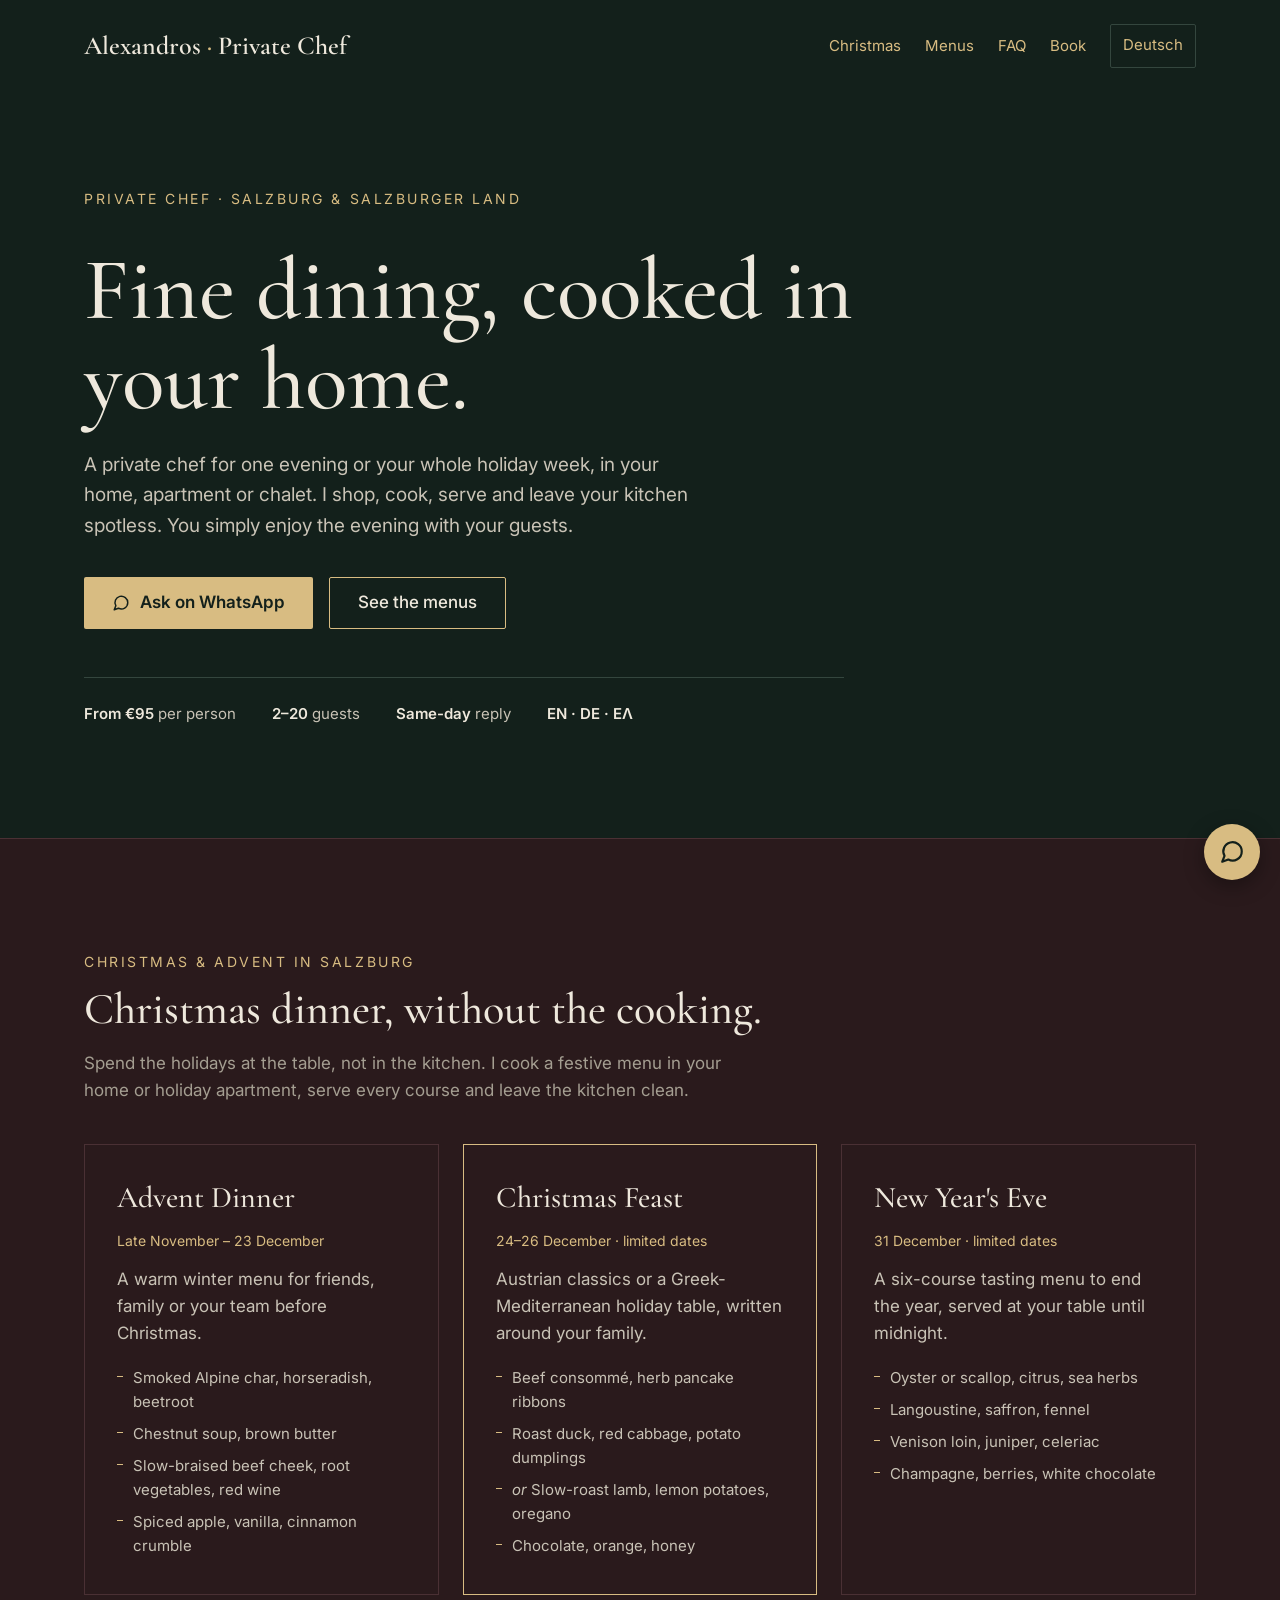
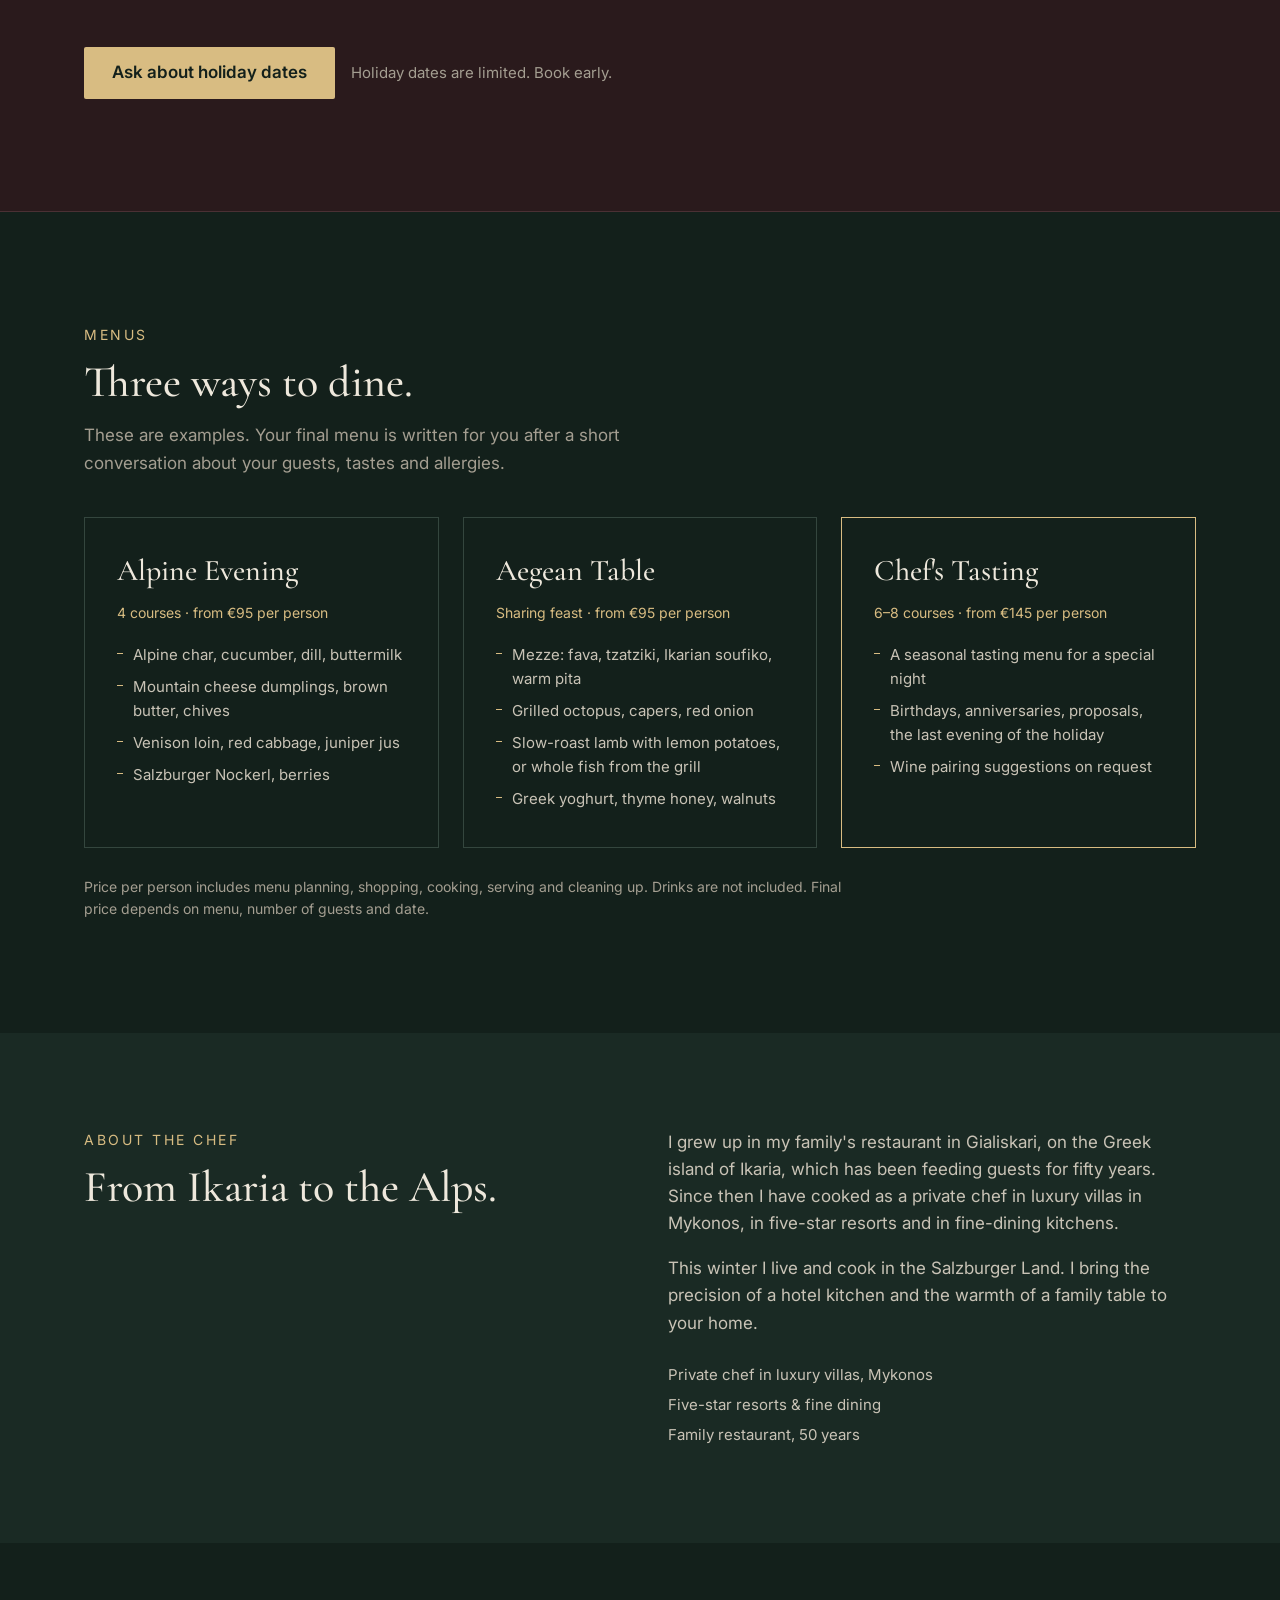
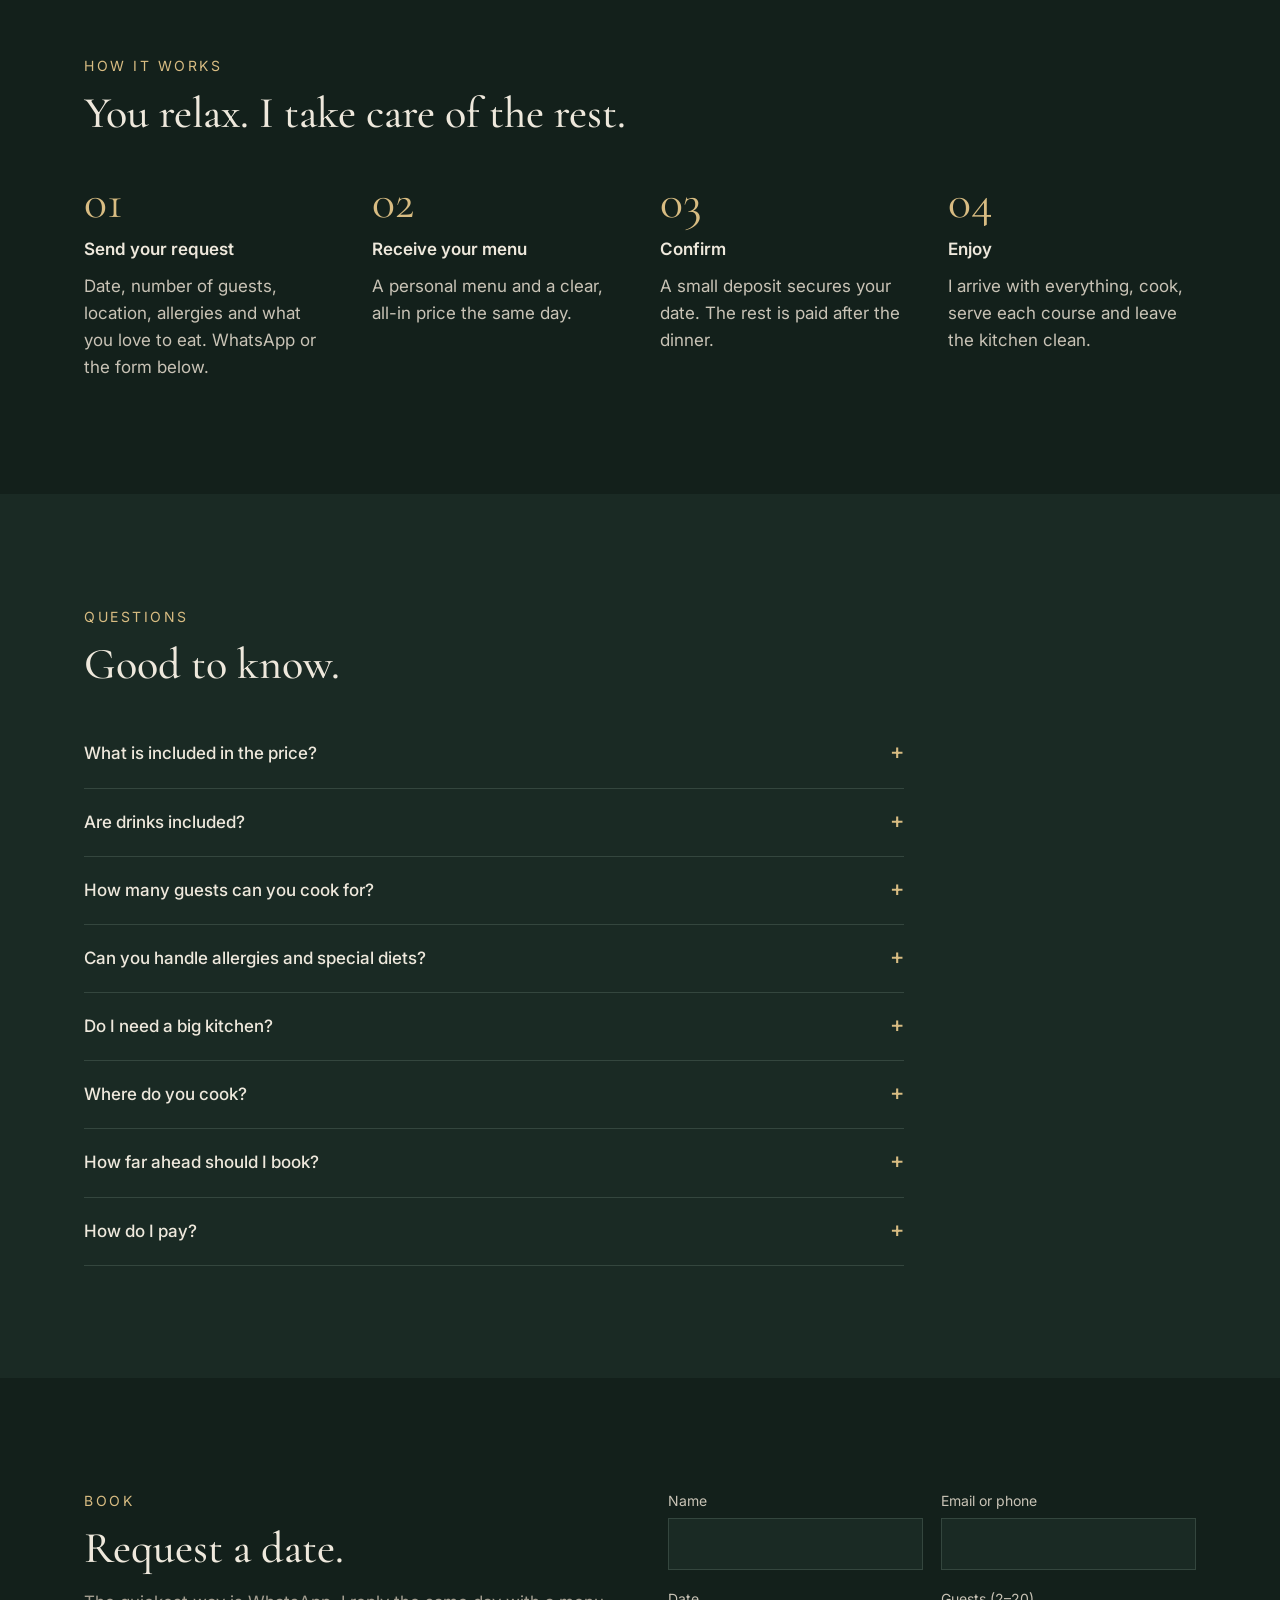
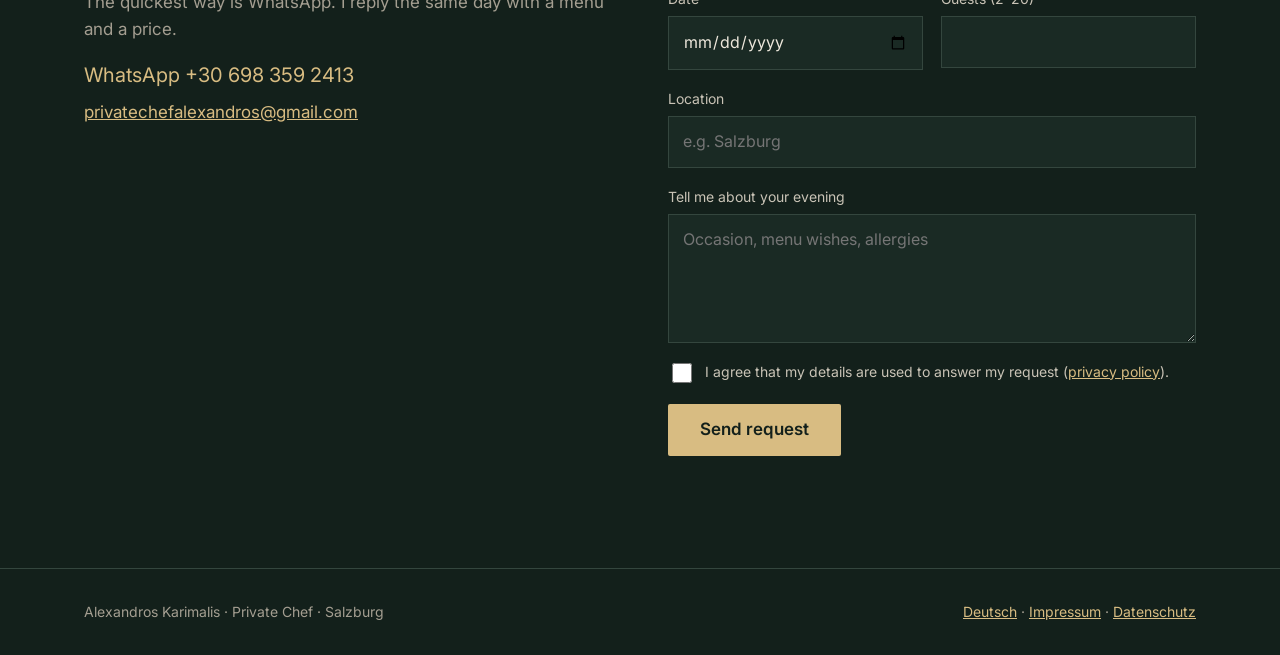
<file: index.html>
<!doctype html>
<html lang="en">
<head>
<meta charset="utf-8">
<meta name="viewport" content="width=device-width, initial-scale=1">
<meta name="google-site-verification" content="vlppW9j_50CU853IlLBUPdqNKEkQC6MRv1NtnyYJ4Ro" />
<title>Private Chef Salzburg · Alexandros – dinner at your home or chalet</title>
<meta name="description" content="Private chef in Salzburg and the Salzburger Land. Christmas, Advent and New Year's Eve dinners, tasting menus and family feasts cooked in your home or chalet. 2–20 guests, from €95 per person.">
<link rel="canonical" href="https://karimalisal9-sudo.github.io/privatechef/">
<link rel="alternate" hreflang="en" href="https://karimalisal9-sudo.github.io/privatechef/">
<link rel="alternate" hreflang="de" href="https://karimalisal9-sudo.github.io/privatechef/de.html">
<link rel="alternate" hreflang="x-default" href="https://karimalisal9-sudo.github.io/privatechef/">
<meta property="og:type" content="website">
<meta property="og:site_name" content="Private Chef Alexandros">
<meta name="application-name" content="Private Chef Alexandros">
<meta name="apple-mobile-web-app-title" content="Private Chef Alexandros">
<meta property="og:title" content="Private Chef Alexandros · Salzburg">
<meta property="og:description" content="Fine dining cooked in your home or chalet. Christmas, Advent & New Year's Eve dinners in Salzburg.">
<meta property="og:url" content="https://karimalisal9-sudo.github.io/privatechef/">
<meta property="og:image" content="https://karimalisal9-sudo.github.io/privatechef/og-image.jpg">
<meta name="twitter:card" content="summary_large_image">
<link rel="icon" href="favicon.svg" type="image/svg+xml">
<link rel="preconnect" href="https://fonts.googleapis.com">
<link rel="preconnect" href="https://fonts.gstatic.com" crossorigin>
<link href="https://fonts.googleapis.com/css2?family=Cormorant+Garamond:ital,wght@0,500;0,600;1,500&family=Inter:wght@400;500;600&display=swap" rel="stylesheet">
<link rel="stylesheet" href="style.css">
<script type="application/ld+json">
{"@context":"https://schema.org","@type":"WebSite","name":"Private Chef Alexandros","alternateName":["Private Chef Salzburg","Privatkoch Alexandros"],"url":"https://karimalisal9-sudo.github.io/privatechef/","inLanguage":"en"}
</script>
<script type="application/ld+json">
{"@context":"https://schema.org","@type":"FoodEstablishment","name":"Private Chef Alexandros","description":"Private chef for dinners at home, in apartments and chalets in Salzburg and the Salzburger Land.","url":"https://karimalisal9-sudo.github.io/privatechef/","telephone":"+306983592413","email":"privatechefalexandros@gmail.com","priceRange":"from €95 per person","servesCuisine":["Austrian","Alpine","Greek","Mediterranean","Fine dining"],"areaServed":[{"@type":"City","name":"Salzburg"},{"@type":"AdministrativeArea","name":"Salzburger Land"}],"founder":{"@type":"Person","name":"Alexandros Karimalis","jobTitle":"Private Chef"},"image":"https://karimalisal9-sudo.github.io/privatechef/og-image.jpg"}
</script>
<script type="application/ld+json">
{"@context": "https://schema.org", "@type": "FAQPage", "mainEntity": [{"@type": "Question", "name": "What is included in the price?", "acceptedAnswer": {"@type": "Answer", "text": "Menu planning, shopping for fresh ingredients, cooking in your kitchen, serving every course and cleaning the kitchen afterwards. You don't need to buy or prepare anything."}}, {"@type": "Question", "name": "Are drinks included?", "acceptedAnswer": {"@type": "Answer", "text": "No. You choose your own wine and drinks. I'm happy to suggest pairings for your menu."}}, {"@type": "Question", "name": "How many guests can you cook for?", "acceptedAnswer": {"@type": "Answer", "text": "From 2 to 20 guests, as a seated dinner or a sharing-style feast."}}, {"@type": "Question", "name": "Can you handle allergies and special diets?", "acceptedAnswer": {"@type": "Answer", "text": "Yes. Vegetarian, vegan, gluten-free, lactose-free and allergies are planned into the menu from the start. Just tell me when you send your request."}}, {"@type": "Question", "name": "Do I need a big kitchen?", "acceptedAnswer": {"@type": "Answer", "text": "No. A normal home or apartment kitchen with an oven and a stove is enough. I bring the special tools I need."}}, {"@type": "Question", "name": "Where do you cook?", "acceptedAnswer": {"@type": "Answer", "text": "In the city of Salzburg and the Salzburger Land: homes, holiday apartments and chalets. Ask me about other places nearby."}}, {"@type": "Question", "name": "How far ahead should I book?", "acceptedAnswer": {"@type": "Answer", "text": "One to two weeks is ideal. For Christmas and New Year's Eve, book as early as possible because dates are limited. Last-minute requests are welcome, just ask."}}, {"@type": "Question", "name": "How do I pay?", "acceptedAnswer": {"@type": "Answer", "text": "A deposit confirms your date. The rest is paid after the dinner by bank transfer or cash."}}]}
</script>
</head>
<body>

<header class="wrap top">
  <a class="logo" href="./">Alexandros <span>·</span> Private Chef</a>
  <nav aria-label="Main">
    <a href="#christmas">Christmas</a>
    <a href="#menus">Menus</a>
    <a href="#faq">FAQ</a>
    <a href="#book">Book</a>
    <a class="lang" href="de.html" hreflang="de" lang="de">Deutsch</a>
  </nav>
</header>

<main>
<section class="wrap hero">
  <p class="eyebrow">Private chef · Salzburg &amp; Salzburger Land</p>
  <h1>Fine dining, cooked in your home.</h1>
  <p class="lead">A private chef for one evening or your whole holiday week, in your home, apartment or chalet. I shop, cook, serve and leave your kitchen spotless. You simply enjoy the evening with your guests.</p>
  <div class="actions">
    <a class="btn" href="https://wa.me/306983592413?text=Hello%20Alexandros%2C%20I%27d%20like%20to%20ask%20about%20a%20private%20dinner">
      <svg aria-hidden="true" width="18" height="18" viewBox="0 0 24 24" fill="none" stroke="currentColor" stroke-width="2" stroke-linecap="round" stroke-linejoin="round"><path d="M21 11.5a8.4 8.4 0 0 1-12.4 7.4L3 21l2.1-5.4A8.5 8.5 0 1 1 21 11.5z"/></svg>
      Ask on WhatsApp</a>
    <a class="btn ghost" href="#menus">See the menus</a>
  </div>
  <ul class="proof">
    <li><strong>From €95</strong> per person</li>
    <li><strong>2–20</strong> guests</li>
    <li><strong>Same-day</strong> reply</li>
    <li><strong>EN · DE · ΕΛ</strong></li>
  </ul>
</section>

<section id="christmas" class="xmas">
  <div class="wrap block">
    <p class="eyebrow">Christmas &amp; Advent in Salzburg</p>
    <h2>Christmas dinner, without the cooking.</h2>
    <p class="muted narrow">Spend the holidays at the table, not in the kitchen. I cook a festive menu in your home or holiday apartment, serve every course and leave the kitchen clean.</p>
    <div class="cards">
      <article class="card">
        <h3>Advent Dinner</h3>
        <p class="tag">Late November – 23 December</p>
        <p>A warm winter menu for friends, family or your team before Christmas.</p>
        <ul class="dishes">
          <li>Smoked Alpine char, horseradish, beetroot</li>
          <li>Chestnut soup, brown butter</li>
          <li>Slow-braised beef cheek, root vegetables, red wine</li>
          <li>Spiced apple, vanilla, cinnamon crumble</li>
        </ul>
      </article>
      <article class="card gold">
        <h3>Christmas Feast</h3>
        <p class="tag">24–26 December · limited dates</p>
        <p>Austrian classics or a Greek-Mediterranean holiday table, written around your family.</p>
        <ul class="dishes">
          <li>Beef consommé, herb pancake ribbons</li>
          <li>Roast duck, red cabbage, potato dumplings</li>
          <li><em>or</em> Slow-roast lamb, lemon potatoes, oregano</li>
          <li>Chocolate, orange, honey</li>
        </ul>
      </article>
      <article class="card">
        <h3>New Year's Eve</h3>
        <p class="tag">31 December · limited dates</p>
        <p>A six-course tasting menu to end the year, served at your table until midnight.</p>
        <ul class="dishes">
          <li>Oyster or scallop, citrus, sea herbs</li>
          <li>Langoustine, saffron, fennel</li>
          <li>Venison loin, juniper, celeriac</li>
          <li>Champagne, berries, white chocolate</li>
        </ul>
      </article>
    </div>
    <div class="actions">
      <a class="btn" href="https://wa.me/306983592413?text=Hello%20Alexandros%2C%20I%27d%20like%20to%20ask%20about%20a%20Christmas%20dinner%20in%20Salzburg">Ask about holiday dates</a>
      <p class="muted note">Holiday dates are limited. Book early.</p>
    </div>
  </div>
</section>

<section id="menus" class="wrap block">
  <p class="eyebrow">Menus</p>
  <h2>Three ways to dine.</h2>
  <p class="muted narrow">These are examples. Your final menu is written for you after a short conversation about your guests, tastes and allergies.</p>
  <div class="cards">
    <article class="card">
      <h3>Alpine Evening</h3>
      <p class="tag">4 courses · from €95 per person</p>
      <ul class="dishes">
        <li>Alpine char, cucumber, dill, buttermilk</li>
        <li>Mountain cheese dumplings, brown butter, chives</li>
        <li>Venison loin, red cabbage, juniper jus</li>
        <li>Salzburger Nockerl, berries</li>
      </ul>
    </article>
    <article class="card">
      <h3>Aegean Table</h3>
      <p class="tag">Sharing feast · from €95 per person</p>
      <ul class="dishes">
        <li>Mezze: fava, tzatziki, Ikarian soufiko, warm pita</li>
        <li>Grilled octopus, capers, red onion</li>
        <li>Slow-roast lamb with lemon potatoes, or whole fish from the grill</li>
        <li>Greek yoghurt, thyme honey, walnuts</li>
      </ul>
    </article>
    <article class="card gold">
      <h3>Chef's Tasting</h3>
      <p class="tag">6–8 courses · from €145 per person</p>
      <ul class="dishes">
        <li>A seasonal tasting menu for a special night</li>
        <li>Birthdays, anniversaries, proposals, the last evening of the holiday</li>
        <li>Wine pairing suggestions on request</li>
      </ul>
    </article>
  </div>
  <p class="muted small">Price per person includes menu planning, shopping, cooking, serving and cleaning up. Drinks are not included. Final price depends on menu, number of guests and date.</p>
</section>

<section class="band">
  <div class="wrap two">
    <div>
      <p class="eyebrow">About the chef</p>
      <h2>From Ikaria to the Alps.</h2>
    </div>
    <div class="body">
      <p>I grew up in my family's restaurant in Gialiskari, on the Greek island of Ikaria, which has been feeding guests for fifty years. Since then I have cooked as a private chef in luxury villas in Mykonos, in five-star resorts and in fine-dining kitchens.</p>
      <p>This winter I live and cook in the Salzburger Land. I bring the precision of a hotel kitchen and the warmth of a family table to your home.</p>
      <ul class="facts">
        <li>Private chef in luxury villas, Mykonos</li>
        <li>Five-star resorts &amp; fine dining</li>
        <li>Family restaurant, 50 years</li>
      </ul>
    </div>
  </div>
</section>

<section id="how" class="wrap block">
  <p class="eyebrow">How it works</p>
  <h2>You relax. I take care of the rest.</h2>
  <div class="steps">
    <div><span class="num">01</span><h3>Send your request</h3><p>Date, number of guests, location, allergies and what you love to eat. WhatsApp or the form below.</p></div>
    <div><span class="num">02</span><h3>Receive your menu</h3><p>A personal menu and a clear, all-in price the same day.</p></div>
    <div><span class="num">03</span><h3>Confirm</h3><p>A small deposit secures your date. The rest is paid after the dinner.</p></div>
    <div><span class="num">04</span><h3>Enjoy</h3><p>I arrive with everything, cook, serve each course and leave the kitchen clean.</p></div>
  </div>
</section>

<section id="faq" class="band">
  <div class="wrap block">
    <p class="eyebrow">Questions</p>
    <h2>Good to know.</h2>
    <div class="faq">
      <details><summary>What is included in the price?</summary><p>Menu planning, shopping for fresh ingredients, cooking in your kitchen, serving every course and cleaning the kitchen afterwards. You don't need to buy or prepare anything.</p></details>
      <details><summary>Are drinks included?</summary><p>No. You choose your own wine and drinks. I'm happy to suggest pairings for your menu.</p></details>
      <details><summary>How many guests can you cook for?</summary><p>From 2 to 20 guests, as a seated dinner or a sharing-style feast.</p></details>
      <details><summary>Can you handle allergies and special diets?</summary><p>Yes. Vegetarian, vegan, gluten-free, lactose-free and allergies are planned into the menu from the start. Just tell me when you send your request.</p></details>
      <details><summary>Do I need a big kitchen?</summary><p>No. A normal home or apartment kitchen with an oven and a stove is enough. I bring the special tools I need.</p></details>
      <details><summary>Where do you cook?</summary><p>In the city of Salzburg and the Salzburger Land: homes, holiday apartments and chalets. Ask me about other places nearby.</p></details>
      <details><summary>How far ahead should I book?</summary><p>One to two weeks is ideal. For Christmas and New Year's Eve, book as early as possible because dates are limited. Last-minute requests are welcome, just ask.</p></details>
      <details><summary>How do I pay?</summary><p>A deposit confirms your date. The rest is paid after the dinner by bank transfer or cash.</p></details>
    </div>
  </div>
</section>

<section id="book" class="wrap two block">
  <div>
    <p class="eyebrow">Book</p>
    <h2>Request a date.</h2>
    <p class="muted">The quickest way is WhatsApp. I reply the same day with a menu and a price.</p>
    <p><a class="big" href="https://wa.me/306983592413?text=Hello%20Alexandros%2C%20I%27d%20like%20to%20ask%20about%20a%20private%20dinner">WhatsApp +30 698 359 2413</a></p>
    <p><a href="mailto:privatechefalexandros@gmail.com">privatechefalexandros@gmail.com</a></p>
  </div>
  <form id="request" action="https://formspree.io/f/FORM_ID" method="POST">
    <div class="grid">
      <label>Name<input name="name" type="text" autocomplete="name" required></label>
      <label>Email or phone<input name="contact" type="text" autocomplete="email" required></label>
      <label>Date<input name="date" type="date"></label>
      <label>Guests (2–20)<input name="guests" type="number" min="2" max="20"></label>
    </div>
    <label>Location<input name="location" type="text" placeholder="e.g. Salzburg"></label>
    <label>Tell me about your evening<textarea name="message" rows="4" placeholder="Occasion, menu wishes, allergies"></textarea></label>
    <label class="check"><input type="checkbox" name="privacy" required> <span>I agree that my details are used to answer my request (<a href="datenschutz.html">privacy policy</a>).</span></label>
    <button class="btn" type="submit">Send request</button>
  </form>
</section>
</main>

<footer>
  <div class="wrap foot">
    <span>Alexandros Karimalis · Private Chef · Salzburg</span>
    <span><a href="de.html" hreflang="de">Deutsch</a> · <a href="impressum.html">Impressum</a> · <a href="datenschutz.html">Datenschutz</a></span>
  </div>
</footer>
<a class="wa-float" href="https://wa.me/306983592413?text=Hello%20Alexandros%2C%20I%27d%20like%20to%20ask%20about%20a%20private%20dinner" aria-label="Ask on WhatsApp"><svg aria-hidden="true" width="26" height="26" viewBox="0 0 24 24" fill="none" stroke="currentColor" stroke-width="2" stroke-linecap="round" stroke-linejoin="round"><path d="M21 11.5a8.4 8.4 0 0 1-12.4 7.4L3 21l2.1-5.4A8.5 8.5 0 1 1 21 11.5z"/></svg></a>
<script src="form.js"></script>
<script data-goatcounter="https://privatechefalexandros.goatcounter.com/count" async src="//gc.zgo.at/count.js"></script>
</body>
</html>
</file>
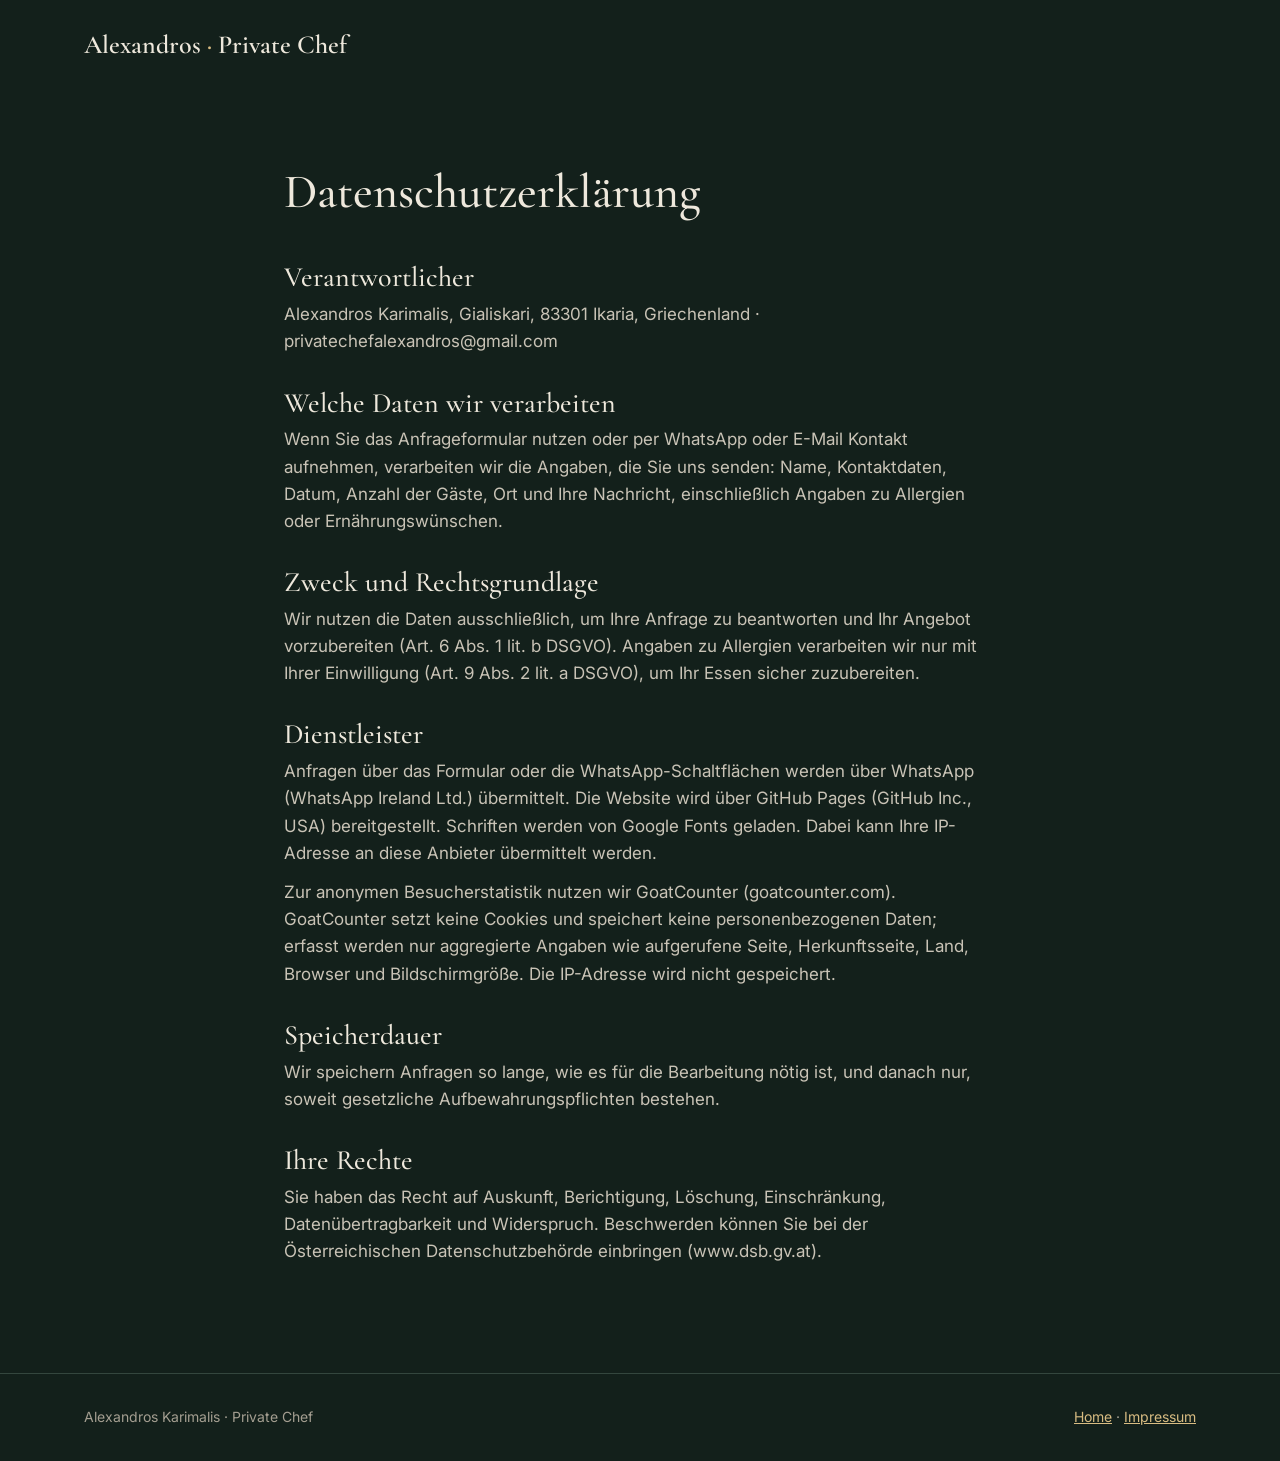
<file: datenschutz.html>
<!doctype html>
<html lang="de">
<head>
<meta charset="utf-8">
<meta name="viewport" content="width=device-width, initial-scale=1">
<title>Datenschutz · Private Chef Alexandros</title>
<meta name="robots" content="noindex">
<link href="https://fonts.googleapis.com/css2?family=Cormorant+Garamond:wght@500;600&family=Inter:wght@400;600&display=swap" rel="stylesheet">
<link rel="icon" href="favicon.svg" type="image/svg+xml">
<link rel="stylesheet" href="style.css">
</head>
<body>
<header class="wrap top"><a class="logo" href="index.html">Alexandros <span>·</span> Private Chef</a></header>
<main class="wrap legal">
<h1>Datenschutzerklärung</h1>
<h2>Verantwortlicher</h2>
<p>Alexandros Karimalis, Gialiskari, 83301 Ikaria, Griechenland · privatechefalexandros@gmail.com</p>
<h2>Welche Daten wir verarbeiten</h2>
<p>Wenn Sie das Anfrageformular nutzen oder per WhatsApp oder E-Mail Kontakt aufnehmen, verarbeiten wir die Angaben, die Sie uns senden: Name, Kontaktdaten, Datum, Anzahl der Gäste, Ort und Ihre Nachricht, einschließlich Angaben zu Allergien oder Ernährungswünschen.</p>
<h2>Zweck und Rechtsgrundlage</h2>
<p>Wir nutzen die Daten ausschließlich, um Ihre Anfrage zu beantworten und Ihr Angebot vorzubereiten (Art. 6 Abs. 1 lit. b DSGVO). Angaben zu Allergien verarbeiten wir nur mit Ihrer Einwilligung (Art. 9 Abs. 2 lit. a DSGVO), um Ihr Essen sicher zuzubereiten.</p>
<h2>Dienstleister</h2>
<p>Anfragen über das Formular oder die WhatsApp-Schaltflächen werden über WhatsApp (WhatsApp Ireland Ltd.) übermittelt. Die Website wird über GitHub Pages (GitHub Inc., USA) bereitgestellt. Schriften werden von Google Fonts geladen. Dabei kann Ihre IP-Adresse an diese Anbieter übermittelt werden.</p>
<p>Zur anonymen Besucherstatistik nutzen wir GoatCounter (goatcounter.com). GoatCounter setzt keine Cookies und speichert keine personenbezogenen Daten; erfasst werden nur aggregierte Angaben wie aufgerufene Seite, Herkunftsseite, Land, Browser und Bildschirmgröße. Die IP-Adresse wird nicht gespeichert.</p>
<h2>Speicherdauer</h2>
<p>Wir speichern Anfragen so lange, wie es für die Bearbeitung nötig ist, und danach nur, soweit gesetzliche Aufbewahrungspflichten bestehen.</p>
<h2>Ihre Rechte</h2>
<p>Sie haben das Recht auf Auskunft, Berichtigung, Löschung, Einschränkung, Datenübertragbarkeit und Widerspruch. Beschwerden können Sie bei der Österreichischen Datenschutzbehörde einbringen (www.dsb.gv.at).</p>
</main>
<footer><div class="wrap foot"><span>Alexandros Karimalis · Private Chef</span><span><a href="index.html">Home</a> · <a href="impressum.html">Impressum</a></span></div></footer>
<script data-goatcounter="https://privatechefalexandros.goatcounter.com/count" async src="//gc.zgo.at/count.js"></script>
</body>
</html>
</file>
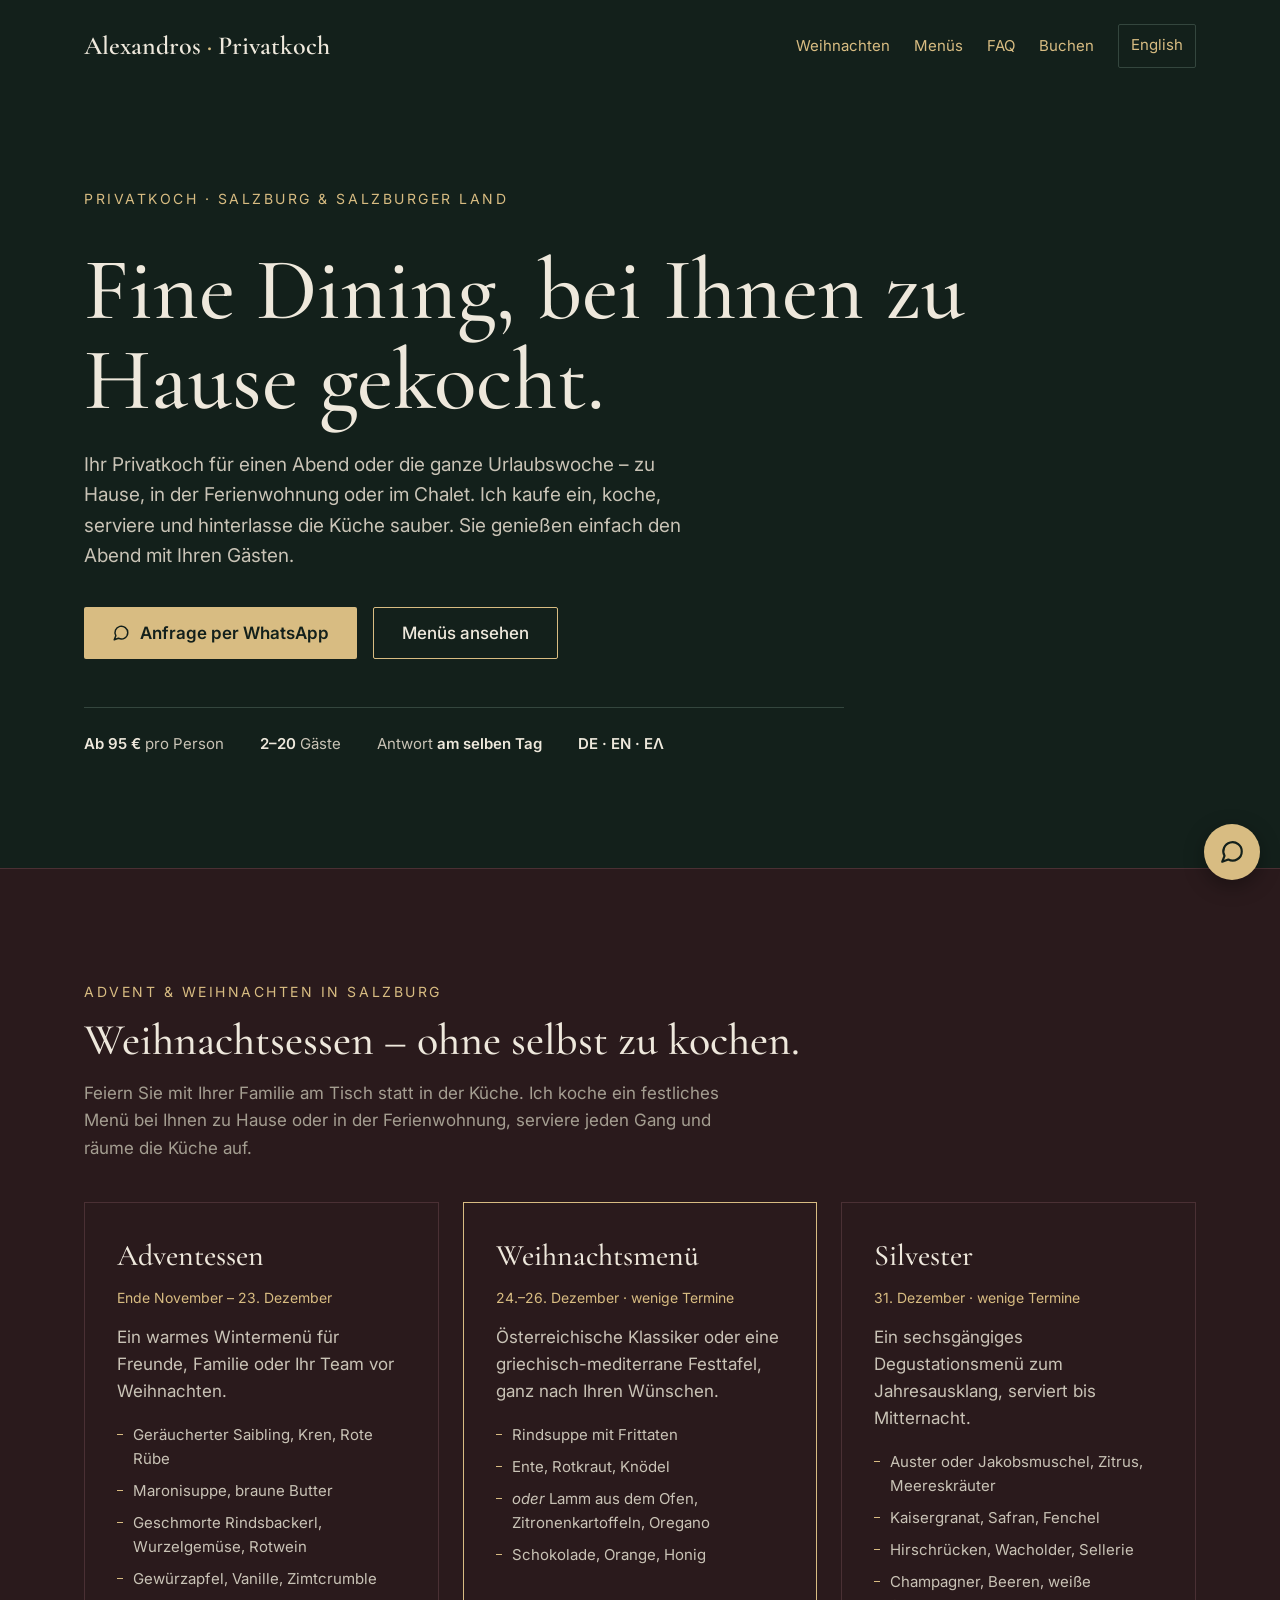
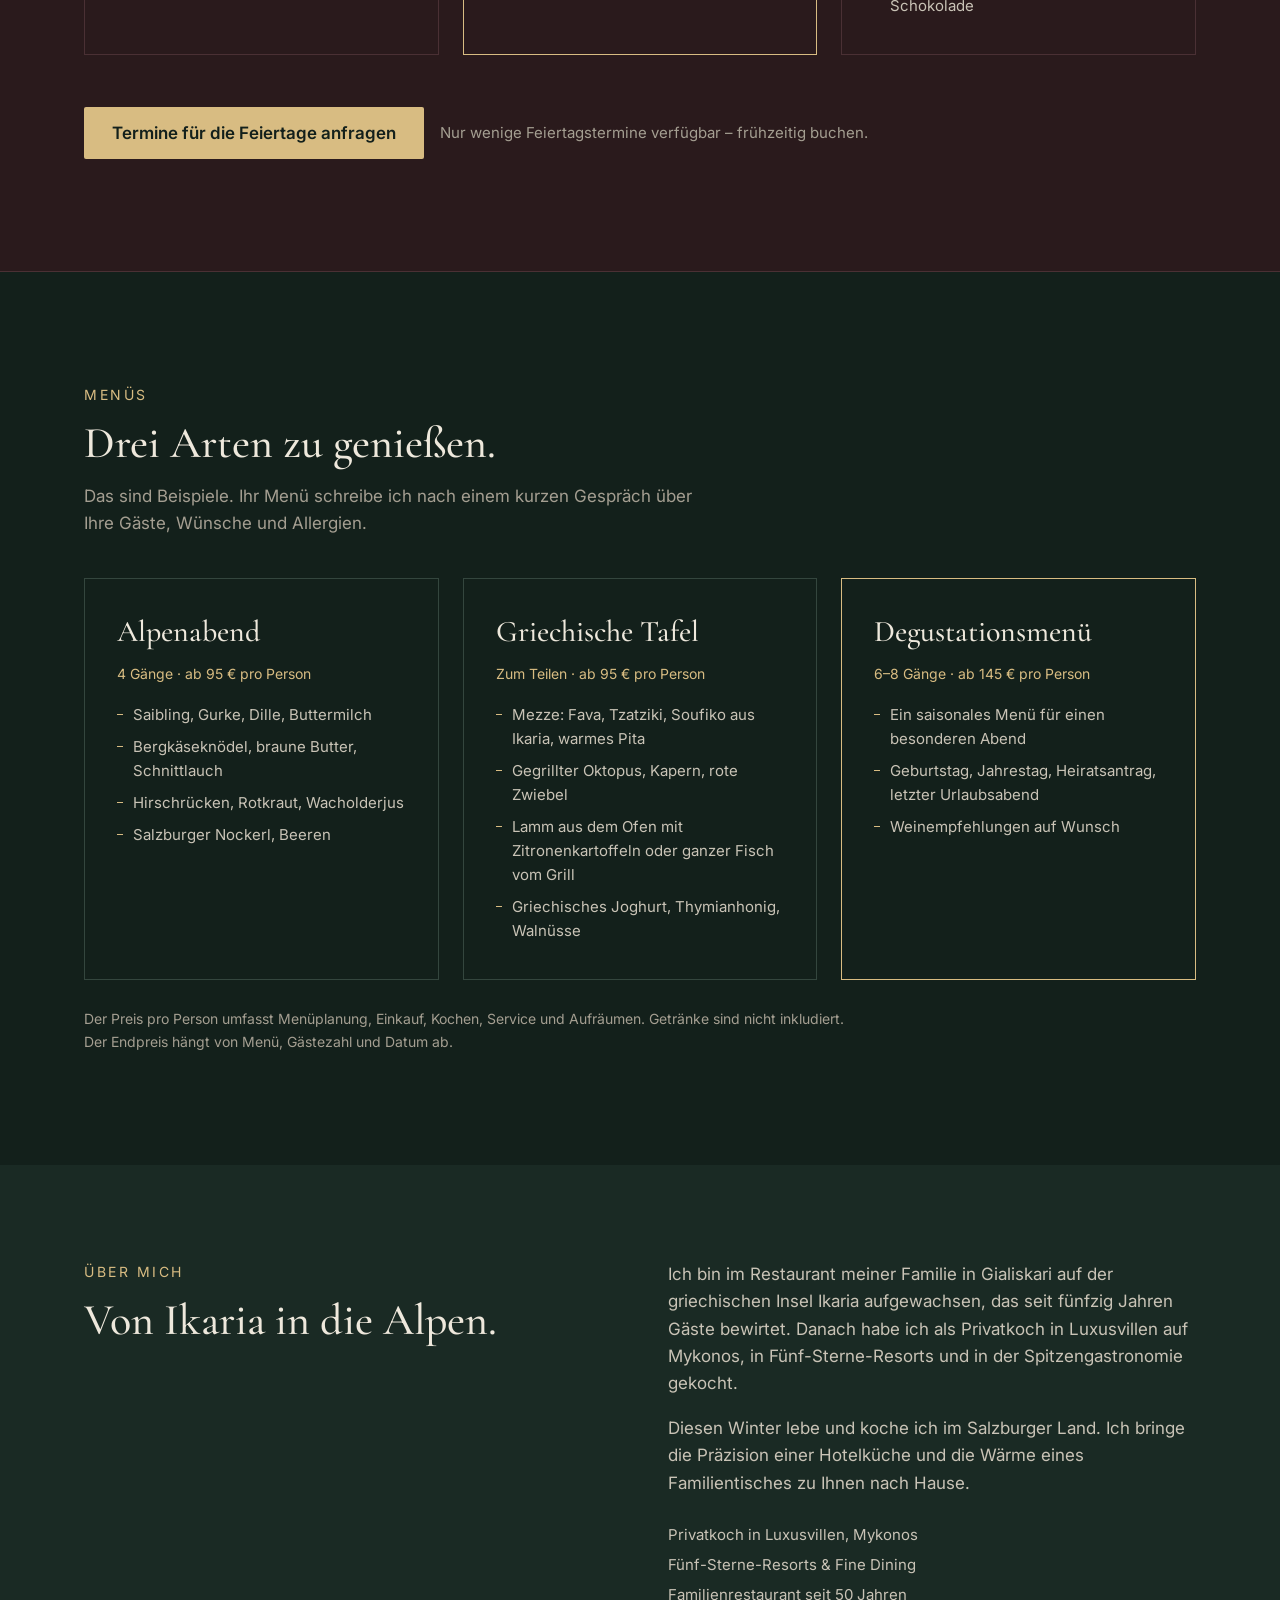
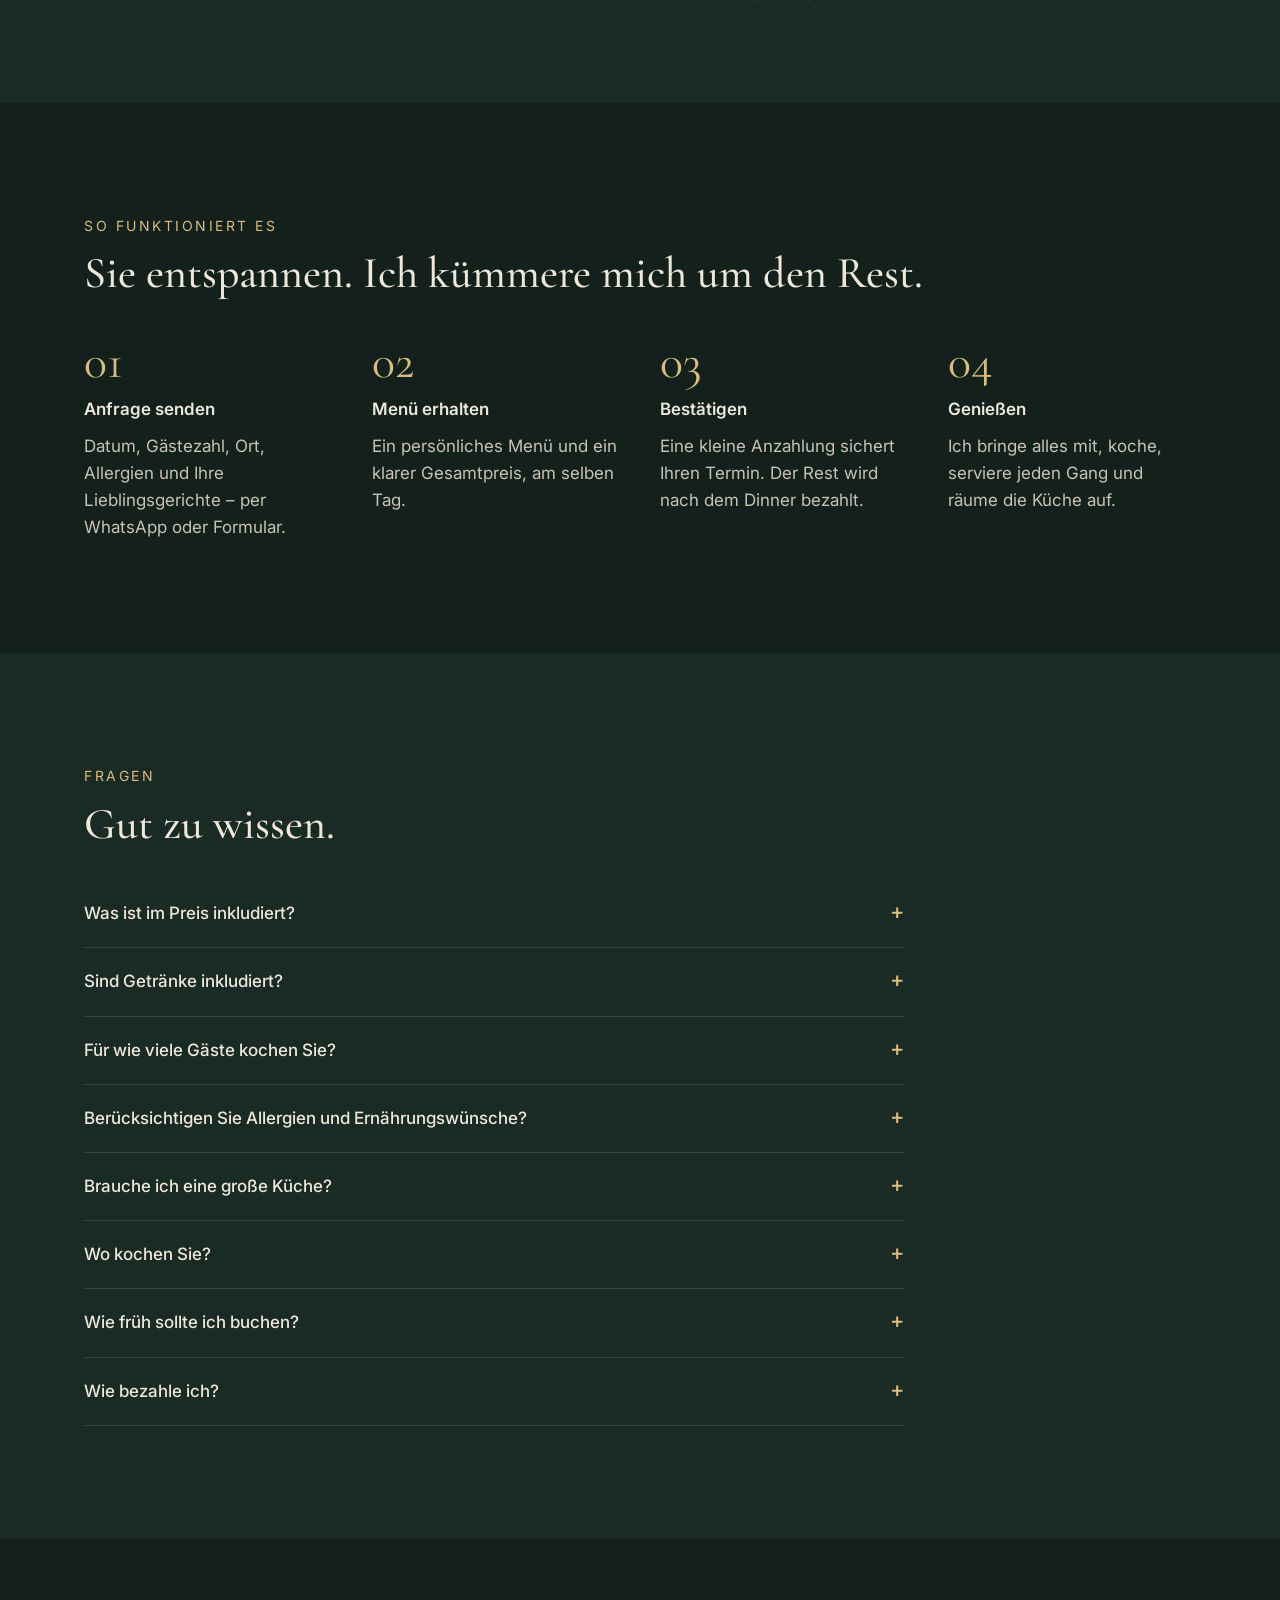
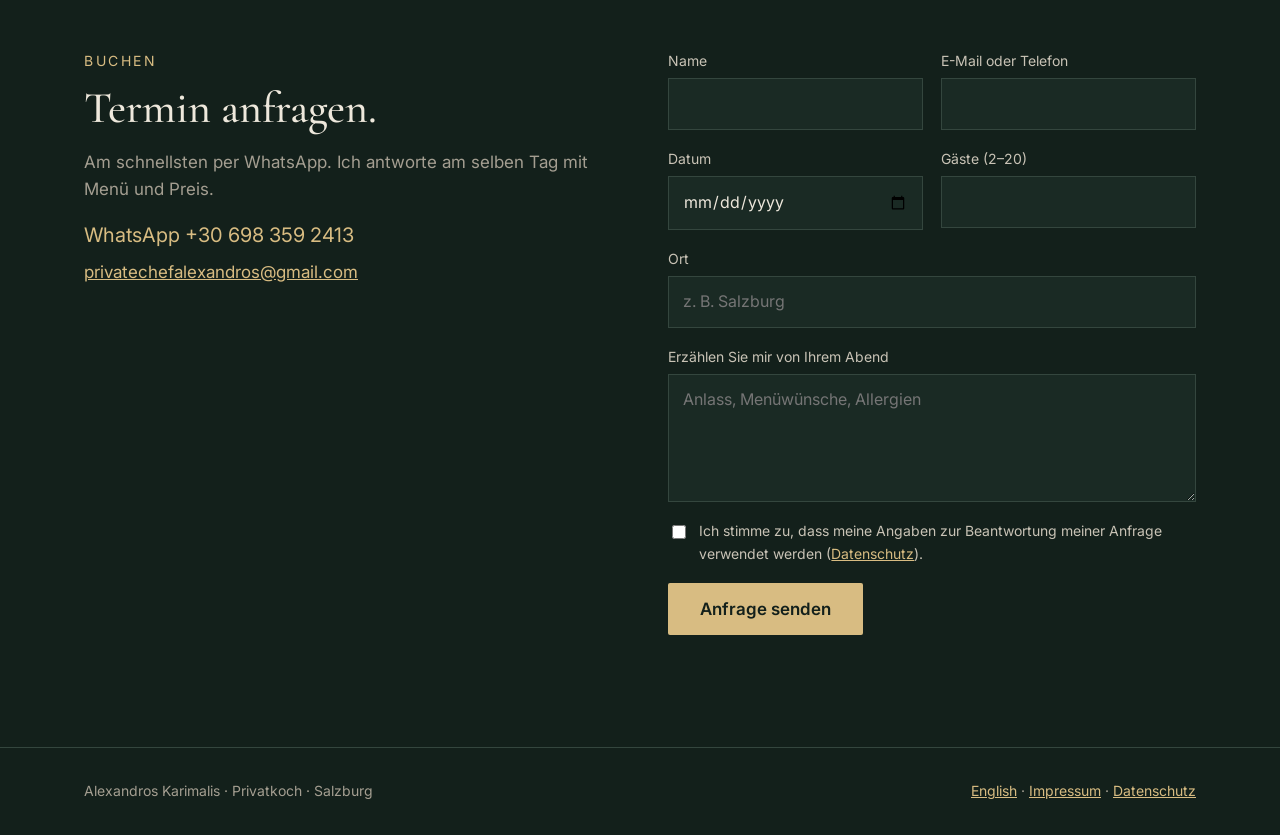
<file: de.html>
<!doctype html>
<html lang="de">
<head>
<meta charset="utf-8">
<meta name="viewport" content="width=device-width, initial-scale=1">
<meta name="google-site-verification" content="vlppW9j_50CU853IlLBUPdqNKEkQC6MRv1NtnyYJ4Ro" />
<title>Privatkoch Salzburg · Alexandros – Dinner bei Ihnen zu Hause</title>
<meta name="description" content="Privatkoch in Salzburg und im Salzburger Land. Weihnachtsessen, Adventessen, Silvestermenü und Degustationsmenüs bei Ihnen zu Hause oder im Chalet. 2–20 Gäste, ab 95 € pro Person.">
<link rel="canonical" href="https://karimalisal9-sudo.github.io/privatechef/de.html">
<link rel="alternate" hreflang="en" href="https://karimalisal9-sudo.github.io/privatechef/">
<link rel="alternate" hreflang="de" href="https://karimalisal9-sudo.github.io/privatechef/de.html">
<link rel="alternate" hreflang="x-default" href="https://karimalisal9-sudo.github.io/privatechef/">
<meta property="og:type" content="website">
<meta property="og:site_name" content="Private Chef Alexandros">
<meta name="application-name" content="Private Chef Alexandros">
<meta name="apple-mobile-web-app-title" content="Private Chef Alexandros">
<meta property="og:locale" content="de_AT">
<meta property="og:title" content="Privatkoch Alexandros · Salzburg">
<meta property="og:description" content="Fine Dining bei Ihnen zu Hause. Weihnachts-, Advent- und Silvesterdinner in Salzburg.">
<meta property="og:url" content="https://karimalisal9-sudo.github.io/privatechef/de.html">
<meta property="og:image" content="https://karimalisal9-sudo.github.io/privatechef/og-image.jpg">
<meta name="twitter:card" content="summary_large_image">
<link rel="icon" href="favicon.svg" type="image/svg+xml">
<link rel="preconnect" href="https://fonts.googleapis.com">
<link rel="preconnect" href="https://fonts.gstatic.com" crossorigin>
<link href="https://fonts.googleapis.com/css2?family=Cormorant+Garamond:ital,wght@0,500;0,600;1,500&family=Inter:wght@400;500;600&display=swap" rel="stylesheet">
<link rel="stylesheet" href="style.css">
<script type="application/ld+json">
{"@context":"https://schema.org","@type":"WebSite","name":"Private Chef Alexandros","alternateName":["Private Chef Salzburg","Privatkoch Alexandros"],"url":"https://karimalisal9-sudo.github.io/privatechef/","inLanguage":"de"}
</script>
<script type="application/ld+json">
{"@context":"https://schema.org","@type":"FoodEstablishment","name":"Privatkoch Alexandros","description":"Privatkoch für Dinner zu Hause, in Ferienwohnungen und Chalets in Salzburg und im Salzburger Land.","url":"https://karimalisal9-sudo.github.io/privatechef/de.html","telephone":"+306983592413","email":"privatechefalexandros@gmail.com","priceRange":"ab 95 € pro Person","servesCuisine":["Österreichisch","Alpin","Griechisch","Mediterran","Fine Dining"],"areaServed":[{"@type":"City","name":"Salzburg"},{"@type":"AdministrativeArea","name":"Salzburger Land"}],"founder":{"@type":"Person","name":"Alexandros Karimalis","jobTitle":"Privatkoch"},"image":"https://karimalisal9-sudo.github.io/privatechef/og-image.jpg"}
</script>
<script type="application/ld+json">
{"@context": "https://schema.org", "@type": "FAQPage", "mainEntity": [{"@type": "Question", "name": "Was ist im Preis inkludiert?", "acceptedAnswer": {"@type": "Answer", "text": "Menüplanung, Einkauf frischer Zutaten, Kochen in Ihrer Küche, Service aller Gänge und das Aufräumen der Küche. Sie müssen nichts einkaufen oder vorbereiten."}}, {"@type": "Question", "name": "Sind Getränke inkludiert?", "acceptedAnswer": {"@type": "Answer", "text": "Nein. Wein und Getränke wählen Sie selbst. Gerne empfehle ich passende Weine zu Ihrem Menü."}}, {"@type": "Question", "name": "Für wie viele Gäste kochen Sie?", "acceptedAnswer": {"@type": "Answer", "text": "Für 2 bis 20 Gäste, als gesetztes Dinner oder zum Teilen."}}, {"@type": "Question", "name": "Berücksichtigen Sie Allergien und Ernährungswünsche?", "acceptedAnswer": {"@type": "Answer", "text": "Ja. Vegetarisch, vegan, glutenfrei, laktosefrei und Allergien plane ich von Anfang an ein. Bitte teilen Sie mir diese mit Ihrer Anfrage mit."}}, {"@type": "Question", "name": "Brauche ich eine große Küche?", "acceptedAnswer": {"@type": "Answer", "text": "Nein. Eine normale Küche mit Herd und Backofen reicht. Spezielles Werkzeug bringe ich selbst mit."}}, {"@type": "Question", "name": "Wo kochen Sie?", "acceptedAnswer": {"@type": "Answer", "text": "In der Stadt Salzburg und im Salzburger Land – zu Hause, in Ferienwohnungen und Chalets. Fragen Sie gerne für andere Orte in der Nähe."}}, {"@type": "Question", "name": "Wie früh sollte ich buchen?", "acceptedAnswer": {"@type": "Answer", "text": "Ideal sind ein bis zwei Wochen. Für Weihnachten und Silvester so früh wie möglich, da die Termine begrenzt sind. Kurzfristige Anfragen sind willkommen."}}, {"@type": "Question", "name": "Wie bezahle ich?", "acceptedAnswer": {"@type": "Answer", "text": "Eine Anzahlung bestätigt Ihren Termin. Der Rest wird nach dem Dinner per Überweisung oder bar bezahlt."}}]}
</script>
</head>
<body>

<header class="wrap top">
  <a class="logo" href="de.html">Alexandros <span>·</span> Privatkoch</a>
  <nav aria-label="Hauptmenü">
    <a href="#weihnachten">Weihnachten</a>
    <a href="#menus">Menüs</a>
    <a href="#faq">FAQ</a>
    <a href="#buchen">Buchen</a>
    <a class="lang" href="./" hreflang="en" lang="en">English</a>
  </nav>
</header>

<main>
<section class="wrap hero">
  <p class="eyebrow">Privatkoch · Salzburg &amp; Salzburger Land</p>
  <h1>Fine Dining, bei Ihnen zu Hause gekocht.</h1>
  <p class="lead">Ihr Privatkoch für einen Abend oder die ganze Urlaubswoche – zu Hause, in der Ferienwohnung oder im Chalet. Ich kaufe ein, koche, serviere und hinterlasse die Küche sauber. Sie genießen einfach den Abend mit Ihren Gästen.</p>
  <div class="actions">
    <a class="btn" href="https://wa.me/306983592413?text=Hallo%20Alexandros%2C%20ich%20interessiere%20mich%20f%C3%BCr%20ein%20privates%20Dinner">
      <svg aria-hidden="true" width="18" height="18" viewBox="0 0 24 24" fill="none" stroke="currentColor" stroke-width="2" stroke-linecap="round" stroke-linejoin="round"><path d="M21 11.5a8.4 8.4 0 0 1-12.4 7.4L3 21l2.1-5.4A8.5 8.5 0 1 1 21 11.5z"/></svg>
      Anfrage per WhatsApp</a>
    <a class="btn ghost" href="#menus">Menüs ansehen</a>
  </div>
  <ul class="proof">
    <li><strong>Ab 95 €</strong> pro Person</li>
    <li><strong>2–20</strong> Gäste</li>
    <li>Antwort <strong>am selben Tag</strong></li>
    <li><strong>DE · EN · ΕΛ</strong></li>
  </ul>
</section>

<section id="weihnachten" class="xmas">
  <div class="wrap block">
    <p class="eyebrow">Advent &amp; Weihnachten in Salzburg</p>
    <h2>Weihnachtsessen – ohne selbst zu kochen.</h2>
    <p class="muted narrow">Feiern Sie mit Ihrer Familie am Tisch statt in der Küche. Ich koche ein festliches Menü bei Ihnen zu Hause oder in der Ferienwohnung, serviere jeden Gang und räume die Küche auf.</p>
    <div class="cards">
      <article class="card">
        <h3>Adventessen</h3>
        <p class="tag">Ende November – 23. Dezember</p>
        <p>Ein warmes Wintermenü für Freunde, Familie oder Ihr Team vor Weihnachten.</p>
        <ul class="dishes">
          <li>Geräucherter Saibling, Kren, Rote Rübe</li>
          <li>Maronisuppe, braune Butter</li>
          <li>Geschmorte Rindsbackerl, Wurzelgemüse, Rotwein</li>
          <li>Gewürzapfel, Vanille, Zimtcrumble</li>
        </ul>
      </article>
      <article class="card gold">
        <h3>Weihnachtsmenü</h3>
        <p class="tag">24.–26. Dezember · wenige Termine</p>
        <p>Österreichische Klassiker oder eine griechisch-mediterrane Festtafel, ganz nach Ihren Wünschen.</p>
        <ul class="dishes">
          <li>Rindsuppe mit Frittaten</li>
          <li>Ente, Rotkraut, Knödel</li>
          <li><em>oder</em> Lamm aus dem Ofen, Zitronenkartoffeln, Oregano</li>
          <li>Schokolade, Orange, Honig</li>
        </ul>
      </article>
      <article class="card">
        <h3>Silvester</h3>
        <p class="tag">31. Dezember · wenige Termine</p>
        <p>Ein sechsgängiges Degustationsmenü zum Jahresausklang, serviert bis Mitternacht.</p>
        <ul class="dishes">
          <li>Auster oder Jakobsmuschel, Zitrus, Meereskräuter</li>
          <li>Kaisergranat, Safran, Fenchel</li>
          <li>Hirschrücken, Wacholder, Sellerie</li>
          <li>Champagner, Beeren, weiße Schokolade</li>
        </ul>
      </article>
    </div>
    <div class="actions">
      <a class="btn" href="https://wa.me/306983592413?text=Hallo%20Alexandros%2C%20ich%20interessiere%20mich%20f%C3%BCr%20ein%20Weihnachtsessen%20in%20Salzburg">Termine für die Feiertage anfragen</a>
      <p class="muted note">Nur wenige Feiertagstermine verfügbar – frühzeitig buchen.</p>
    </div>
  </div>
</section>

<section id="menus" class="wrap block">
  <p class="eyebrow">Menüs</p>
  <h2>Drei Arten zu genießen.</h2>
  <p class="muted narrow">Das sind Beispiele. Ihr Menü schreibe ich nach einem kurzen Gespräch über Ihre Gäste, Wünsche und Allergien.</p>
  <div class="cards">
    <article class="card">
      <h3>Alpenabend</h3>
      <p class="tag">4 Gänge · ab 95 € pro Person</p>
      <ul class="dishes">
        <li>Saibling, Gurke, Dille, Buttermilch</li>
        <li>Bergkäseknödel, braune Butter, Schnittlauch</li>
        <li>Hirschrücken, Rotkraut, Wacholderjus</li>
        <li>Salzburger Nockerl, Beeren</li>
      </ul>
    </article>
    <article class="card">
      <h3>Griechische Tafel</h3>
      <p class="tag">Zum Teilen · ab 95 € pro Person</p>
      <ul class="dishes">
        <li>Mezze: Fava, Tzatziki, Soufiko aus Ikaria, warmes Pita</li>
        <li>Gegrillter Oktopus, Kapern, rote Zwiebel</li>
        <li>Lamm aus dem Ofen mit Zitronenkartoffeln oder ganzer Fisch vom Grill</li>
        <li>Griechisches Joghurt, Thymianhonig, Walnüsse</li>
      </ul>
    </article>
    <article class="card gold">
      <h3>Degustationsmenü</h3>
      <p class="tag">6–8 Gänge · ab 145 € pro Person</p>
      <ul class="dishes">
        <li>Ein saisonales Menü für einen besonderen Abend</li>
        <li>Geburtstag, Jahrestag, Heiratsantrag, letzter Urlaubsabend</li>
        <li>Weinempfehlungen auf Wunsch</li>
      </ul>
    </article>
  </div>
  <p class="muted small">Der Preis pro Person umfasst Menüplanung, Einkauf, Kochen, Service und Aufräumen. Getränke sind nicht inkludiert. Der Endpreis hängt von Menü, Gästezahl und Datum ab.</p>
</section>

<section class="band">
  <div class="wrap two">
    <div>
      <p class="eyebrow">Über mich</p>
      <h2>Von Ikaria in die Alpen.</h2>
    </div>
    <div class="body">
      <p>Ich bin im Restaurant meiner Familie in Gialiskari auf der griechischen Insel Ikaria aufgewachsen, das seit fünfzig Jahren Gäste bewirtet. Danach habe ich als Privatkoch in Luxusvillen auf Mykonos, in Fünf-Sterne-Resorts und in der Spitzengastronomie gekocht.</p>
      <p>Diesen Winter lebe und koche ich im Salzburger Land. Ich bringe die Präzision einer Hotelküche und die Wärme eines Familientisches zu Ihnen nach Hause.</p>
      <ul class="facts">
        <li>Privatkoch in Luxusvillen, Mykonos</li>
        <li>Fünf-Sterne-Resorts &amp; Fine Dining</li>
        <li>Familienrestaurant seit 50 Jahren</li>
      </ul>
    </div>
  </div>
</section>

<section id="ablauf" class="wrap block">
  <p class="eyebrow">So funktioniert es</p>
  <h2>Sie entspannen. Ich kümmere mich um den Rest.</h2>
  <div class="steps">
    <div><span class="num">01</span><h3>Anfrage senden</h3><p>Datum, Gästezahl, Ort, Allergien und Ihre Lieblingsgerichte – per WhatsApp oder Formular.</p></div>
    <div><span class="num">02</span><h3>Menü erhalten</h3><p>Ein persönliches Menü und ein klarer Gesamtpreis, am selben Tag.</p></div>
    <div><span class="num">03</span><h3>Bestätigen</h3><p>Eine kleine Anzahlung sichert Ihren Termin. Der Rest wird nach dem Dinner bezahlt.</p></div>
    <div><span class="num">04</span><h3>Genießen</h3><p>Ich bringe alles mit, koche, serviere jeden Gang und räume die Küche auf.</p></div>
  </div>
</section>

<section id="faq" class="band">
  <div class="wrap block">
    <p class="eyebrow">Fragen</p>
    <h2>Gut zu wissen.</h2>
    <div class="faq">
      <details><summary>Was ist im Preis inkludiert?</summary><p>Menüplanung, Einkauf frischer Zutaten, Kochen in Ihrer Küche, Service aller Gänge und das Aufräumen der Küche. Sie müssen nichts einkaufen oder vorbereiten.</p></details>
      <details><summary>Sind Getränke inkludiert?</summary><p>Nein. Wein und Getränke wählen Sie selbst. Gerne empfehle ich passende Weine zu Ihrem Menü.</p></details>
      <details><summary>Für wie viele Gäste kochen Sie?</summary><p>Für 2 bis 20 Gäste, als gesetztes Dinner oder zum Teilen.</p></details>
      <details><summary>Berücksichtigen Sie Allergien und Ernährungswünsche?</summary><p>Ja. Vegetarisch, vegan, glutenfrei, laktosefrei und Allergien plane ich von Anfang an ein. Bitte teilen Sie mir diese mit Ihrer Anfrage mit.</p></details>
      <details><summary>Brauche ich eine große Küche?</summary><p>Nein. Eine normale Küche mit Herd und Backofen reicht. Spezielles Werkzeug bringe ich selbst mit.</p></details>
      <details><summary>Wo kochen Sie?</summary><p>In der Stadt Salzburg und im Salzburger Land – zu Hause, in Ferienwohnungen und Chalets. Fragen Sie gerne für andere Orte in der Nähe.</p></details>
      <details><summary>Wie früh sollte ich buchen?</summary><p>Ideal sind ein bis zwei Wochen. Für Weihnachten und Silvester so früh wie möglich, da die Termine begrenzt sind. Kurzfristige Anfragen sind willkommen.</p></details>
      <details><summary>Wie bezahle ich?</summary><p>Eine Anzahlung bestätigt Ihren Termin. Der Rest wird nach dem Dinner per Überweisung oder bar bezahlt.</p></details>
    </div>
  </div>
</section>

<section id="buchen" class="wrap two block">
  <div>
    <p class="eyebrow">Buchen</p>
    <h2>Termin anfragen.</h2>
    <p class="muted">Am schnellsten per WhatsApp. Ich antworte am selben Tag mit Menü und Preis.</p>
    <p><a class="big" href="https://wa.me/306983592413?text=Hallo%20Alexandros%2C%20ich%20interessiere%20mich%20f%C3%BCr%20ein%20privates%20Dinner">WhatsApp +30 698 359 2413</a></p>
    <p><a href="mailto:privatechefalexandros@gmail.com">privatechefalexandros@gmail.com</a></p>
  </div>
  <form id="request" action="https://formspree.io/f/FORM_ID" method="POST">
    <div class="grid">
      <label>Name<input name="name" type="text" autocomplete="name" required></label>
      <label>E-Mail oder Telefon<input name="contact" type="text" autocomplete="email" required></label>
      <label>Datum<input name="date" type="date"></label>
      <label>Gäste (2–20)<input name="guests" type="number" min="2" max="20"></label>
    </div>
    <label>Ort<input name="location" type="text" placeholder="z. B. Salzburg"></label>
    <label>Erzählen Sie mir von Ihrem Abend<textarea name="message" rows="4" placeholder="Anlass, Menüwünsche, Allergien"></textarea></label>
    <label class="check"><input type="checkbox" name="privacy" required> <span>Ich stimme zu, dass meine Angaben zur Beantwortung meiner Anfrage verwendet werden (<a href="datenschutz.html">Datenschutz</a>).</span></label>
    <button class="btn" type="submit">Anfrage senden</button>
  </form>
</section>
</main>

<footer>
  <div class="wrap foot">
    <span>Alexandros Karimalis · Privatkoch · Salzburg</span>
    <span><a href="./" hreflang="en">English</a> · <a href="impressum.html">Impressum</a> · <a href="datenschutz.html">Datenschutz</a></span>
  </div>
</footer>
<a class="wa-float" href="https://wa.me/306983592413?text=Hallo%20Alexandros%2C%20ich%20interessiere%20mich%20f%C3%BCr%20ein%20privates%20Dinner" aria-label="Anfrage per WhatsApp"><svg aria-hidden="true" width="26" height="26" viewBox="0 0 24 24" fill="none" stroke="currentColor" stroke-width="2" stroke-linecap="round" stroke-linejoin="round"><path d="M21 11.5a8.4 8.4 0 0 1-12.4 7.4L3 21l2.1-5.4A8.5 8.5 0 1 1 21 11.5z"/></svg></a>
<script src="form.js"></script>
<script data-goatcounter="https://privatechefalexandros.goatcounter.com/count" async src="//gc.zgo.at/count.js"></script>
</body>
</html>
</file>
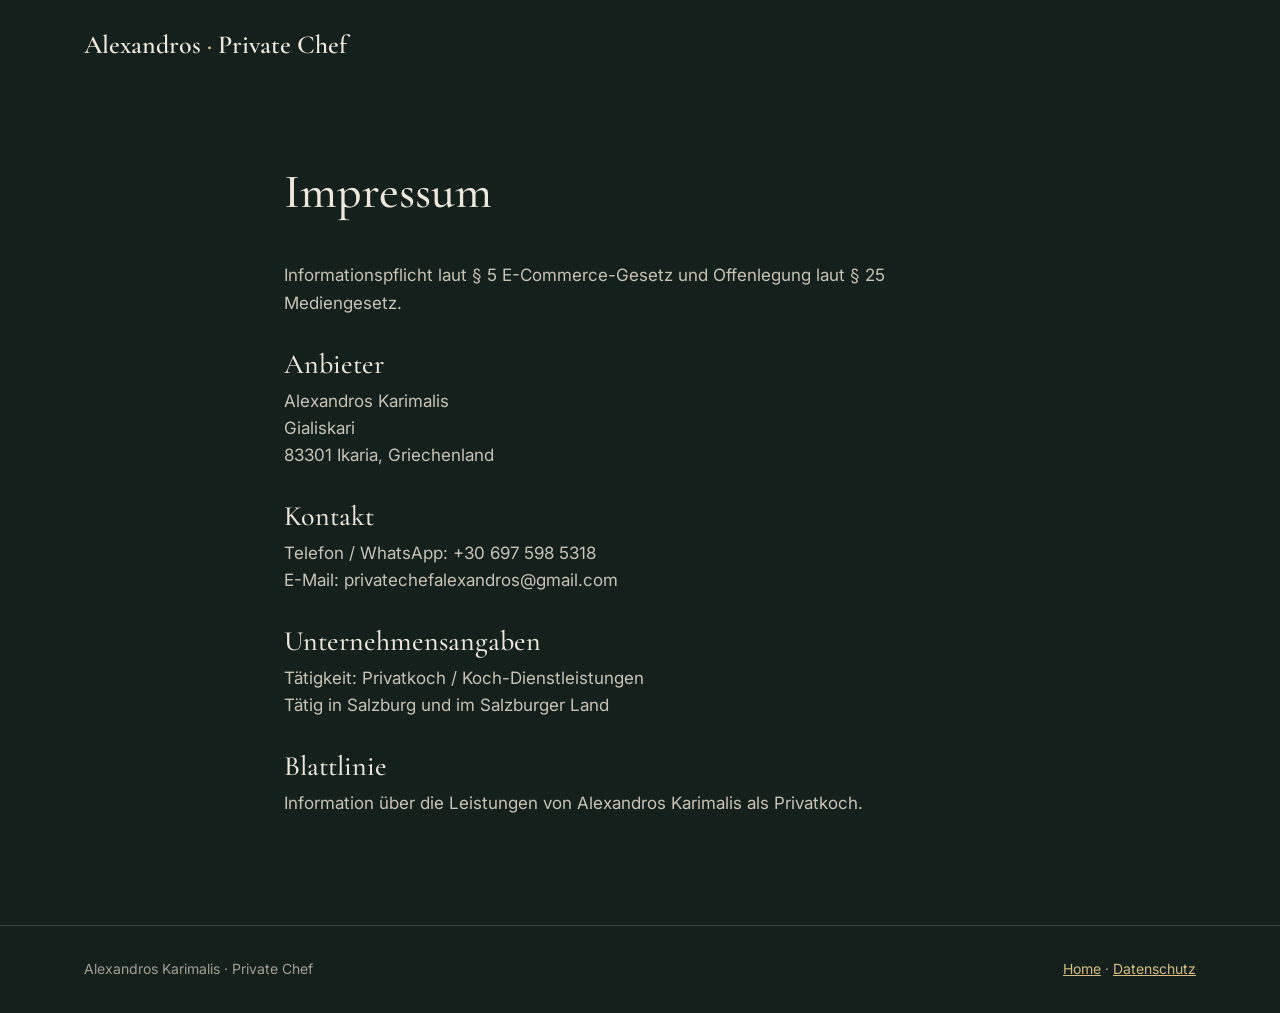
<file: impressum.html>
<!doctype html>
<html lang="de">
<head>
<meta charset="utf-8">
<meta name="viewport" content="width=device-width, initial-scale=1">
<title>Impressum · Private Chef Alexandros</title>
<meta name="robots" content="noindex">
<link href="https://fonts.googleapis.com/css2?family=Cormorant+Garamond:wght@500;600&family=Inter:wght@400;600&display=swap" rel="stylesheet">
<link rel="icon" href="favicon.svg" type="image/svg+xml">
<link rel="stylesheet" href="style.css">
</head>
<body>
<header class="wrap top"><a class="logo" href="index.html">Alexandros <span>·</span> Private Chef</a></header>
<main class="wrap legal">
<h1>Impressum</h1>
<p>Informationspflicht laut § 5 E-Commerce-Gesetz und Offenlegung laut § 25 Mediengesetz.</p>
<h2>Anbieter</h2>
<p>Alexandros Karimalis<br>Gialiskari<br>83301 Ikaria, Griechenland</p>
<h2>Kontakt</h2>
<p>Telefon / WhatsApp: +30 697 598 5318<br>E-Mail: privatechefalexandros@gmail.com</p>
<h2>Unternehmensangaben</h2>
<p>Tätigkeit: Privatkoch / Koch-Dienstleistungen<br>Tätig in Salzburg und im Salzburger Land</p>
<h2>Blattlinie</h2>
<p>Information über die Leistungen von Alexandros Karimalis als Privatkoch.</p>
</main>
<footer><div class="wrap foot"><span>Alexandros Karimalis · Private Chef</span><span><a href="index.html">Home</a> · <a href="datenschutz.html">Datenschutz</a></span></div></footer>
<script data-goatcounter="https://privatechefalexandros.goatcounter.com/count" async src="//gc.zgo.at/count.js"></script>
</body>
</html>
</file>
<file: style.css>
:root{--ground:#13201B;--band:#1A2A24;--line:#34463E;--text:#EEE8DC;--soft:#C9C3B6;--muted:#A49E91;--gold:#D8BC82}
*{box-sizing:border-box}
body{margin:0;background:var(--ground);color:var(--text);font-family:Inter,system-ui,sans-serif;font-size:17px;line-height:1.6}
a{color:var(--gold)}a:hover{color:#F2E3BF}
h1,h2,h3{font-family:'Cormorant Garamond',serif;font-weight:500;margin:0}
p{margin:0}
.wrap{max-width:1160px;margin:0 auto;padding-left:24px;padding-right:24px}
.top{display:flex;flex-wrap:wrap;gap:16px;justify-content:space-between;align-items:center;padding-top:24px;padding-bottom:24px}
.logo{font-family:'Cormorant Garamond',serif;font-size:26px;font-weight:600;color:var(--text);text-decoration:none}
.logo span{color:var(--gold)}
nav{display:flex;flex-wrap:wrap;gap:24px;font-size:15px}
nav a{text-decoration:none;padding:10px 0}
.eyebrow{font-size:14px;letter-spacing:.18em;text-transform:uppercase;color:var(--gold);margin-bottom:12px}
.hero{padding-top:96px;padding-bottom:112px;display:flex;flex-direction:column;gap:24px}
.hero h1{font-size:clamp(44px,7vw,88px);line-height:1.02;max-width:900px}
.lead{max-width:620px;font-size:19px;color:var(--soft)}
.de{max-width:620px;font-size:16px;color:var(--muted);font-style:italic}
.actions{display:flex;flex-wrap:wrap;gap:16px;padding-top:12px}
.btn{display:inline-flex;align-items:center;gap:10px;min-height:52px;padding:0 28px;background:var(--gold);color:var(--ground);text-decoration:none;font:inherit;font-weight:600;border:0;border-radius:2px;cursor:pointer}
.btn:hover{background:#E6CE9A;color:var(--ground)}
.btn.ghost{background:none;border:1px solid var(--gold);color:var(--text);font-weight:500}
.band{background:var(--band)}
.xmas{background:#2A1A1C;border-top:1px solid #4A3034;border-bottom:1px solid #4A3034}
.xmas .card{border-color:#4A3034}
.xmas .card.gold{border-color:var(--gold)}
.two{display:grid;grid-template-columns:repeat(auto-fit,minmax(300px,1fr));gap:56px;padding-top:96px;padding-bottom:96px}
h2{font-size:44px;line-height:1.1;margin-bottom:16px}
.body{display:flex;flex-direction:column;gap:18px;color:var(--soft)}
.block{padding-top:112px;padding-bottom:112px}
.muted{color:var(--muted)}
.cards{display:grid;grid-template-columns:repeat(auto-fit,minmax(280px,1fr));gap:24px;margin-top:40px}
.card{border:1px solid var(--line);padding:36px 32px;display:flex;flex-direction:column;gap:14px;color:var(--soft)}
.card.gold{border-color:var(--gold)}
.card h3{font-size:30px;line-height:1.15;color:var(--text)}
.tag{font-size:14px;color:var(--gold)}
.price{margin-top:auto;padding-top:16px;font-size:14px;color:var(--muted)}
.steps{display:grid;grid-template-columns:repeat(auto-fit,minmax(240px,1fr));gap:40px;margin-top:40px}
.steps h3{font-family:Inter,sans-serif;font-size:17px;font-weight:600;margin:10px 0}
.steps p{color:var(--soft)}
.num{font-family:'Cormorant Garamond',serif;font-size:48px;color:var(--gold);line-height:1}
.facts{list-style:none;padding:0;margin:40px 0 0;display:flex;flex-wrap:wrap;gap:12px 32px;font-size:15px;color:var(--soft)}
.big{font-size:20px;text-decoration:none;display:inline-block;padding:16px 0 8px}
form{display:flex;flex-direction:column;gap:18px}
.grid{display:grid;grid-template-columns:repeat(auto-fit,minmax(200px,1fr));gap:18px}
label{display:flex;flex-direction:column;gap:6px;font-size:14px;color:var(--soft)}
input,textarea{min-height:48px;padding:12px 14px;background:var(--band);border:1px solid var(--line);color:var(--text);font:inherit;font-size:16px}
textarea{resize:vertical}
input:focus,textarea:focus{outline:2px solid var(--gold);outline-offset:1px}
.check{flex-direction:row;align-items:flex-start;gap:10px}
.check input{min-height:auto;width:20px;height:20px;margin-top:2px}
form .btn{align-self:flex-start;padding:0 32px}
footer{border-top:1px solid var(--line)}
.foot{display:flex;flex-wrap:wrap;gap:12px;justify-content:space-between;padding-top:32px;padding-bottom:32px;font-size:14px;color:var(--muted)}
.legal{padding-top:64px;padding-bottom:96px;max-width:760px}
.legal h1{font-size:48px;margin-bottom:32px}
.legal h2{font-size:28px;margin:32px 0 8px}
.legal p{color:var(--soft);margin-bottom:12px}
.lang{border:1px solid var(--line);padding:8px 12px!important;border-radius:2px}
.narrow{max-width:640px}
.proof{list-style:none;padding:24px 0 0;margin:0;display:flex;flex-wrap:wrap;gap:12px 36px;font-size:15px;color:var(--soft);border-top:1px solid var(--line);margin-top:24px;max-width:760px}
.proof strong{color:var(--text);font-weight:600}
.dishes{list-style:none;padding:0;margin:4px 0 0;display:flex;flex-direction:column;gap:8px;font-size:15px}
.dishes li{padding-left:16px;position:relative}
.dishes li::before{content:"";position:absolute;left:0;top:.7em;width:6px;height:1px;background:var(--gold)}
.xmas .actions{margin-top:40px;align-items:center}
.note{font-size:15px}
.small{font-size:14px;margin-top:28px;max-width:760px}
.body .facts{margin-top:8px;flex-direction:column;gap:6px}
.faq{display:flex;flex-direction:column;margin-top:32px;max-width:820px}
.faq details{border-bottom:1px solid var(--line)}
.faq summary{cursor:pointer;padding:20px 0;font-weight:500;list-style:none;display:flex;justify-content:space-between;gap:16px}
.faq summary::-webkit-details-marker{display:none}
.faq summary::after{content:"+";color:var(--gold);font-size:22px;line-height:1}
.faq details[open] summary::after{content:"–"}
.faq details p{color:var(--soft);padding:0 0 20px}
.steps{grid-template-columns:repeat(auto-fit,minmax(220px,1fr))}
.wa-float{position:fixed;right:20px;bottom:20px;width:56px;height:56px;border-radius:50%;background:var(--gold);color:var(--ground);display:flex;align-items:center;justify-content:center;box-shadow:0 6px 20px rgba(0,0,0,.35);z-index:10}
.wa-float:hover{background:#E6CE9A;color:var(--ground)}
@media (max-width:600px){.hero{padding-top:56px;padding-bottom:72px}.block{padding-top:72px;padding-bottom:72px}.two{padding-top:72px;padding-bottom:72px;gap:32px}h2{font-size:36px}nav{gap:16px}}
</file>
